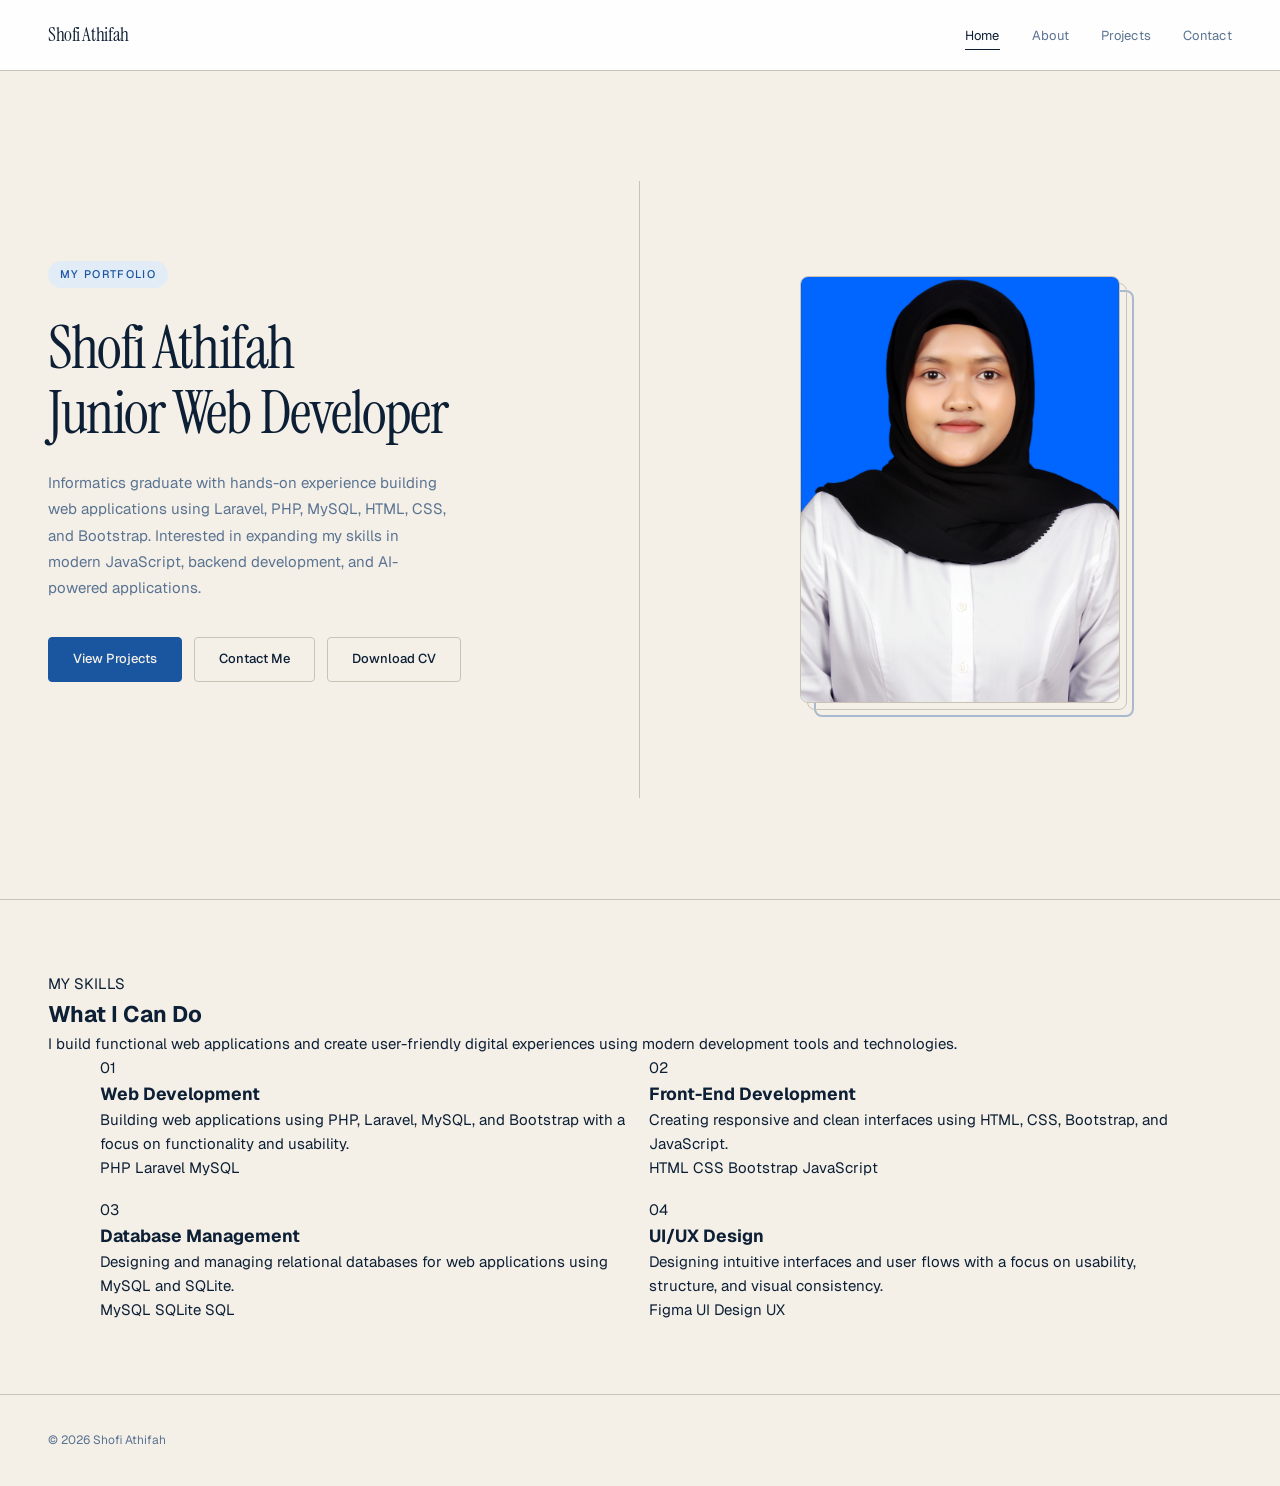
<file: index.html>
<!DOCTYPE html>
<html lang="en">
<head>
  <meta charset="UTF-8">
  <meta name="viewport" content="width=device-width, initial-scale=1.0">
  <title>Shofi Athifah | Junior Web Developer</title>
  <link rel="stylesheet" href="style.css">
</head>

<body>

<!-- =========================
     NAVIGATION
========================= -->

<nav>
  <a href="index.html" class="logo">Shofi Athifah</a>

  <ul class="nav-links">
    <li><a href="index.html">Home</a></li>
    <li><a href="tentang.html">About</a></li>
    <li><a href="portofolio.html">Projects</a></li>
    <li><a href="kontak.html">Contact</a></li>
  </ul>
</nav>


<!-- =========================
     HERO
========================= -->

<section class="hero">

  <div class="hero-left">

    <span class="hero-tag u0">My Portfolio</span>

    <h1 class="u1">
      Shofi Athifah<br>
      Junior Web Developer
    </h1>

    <p class="hero-desc u2">
      Informatics graduate with hands-on experience building web applications
      using Laravel, PHP, MySQL, HTML, CSS, and Bootstrap. Interested in
      expanding my skills in modern JavaScript, backend development, and
      AI-powered applications.
    </p>

    <div class="hero-btns u3">
      <a href="portofolio.html" class="btn btn-dark">
        View Projects
      </a>

      <a href="kontak.html" class="btn btn-ghost">
        Contact Me
      </a>
      <a href="Shofi_Athifah_CV.pdf"
          download="Shofi_Athifah_CV.pdf"
          class="btn btn-ghost">
          Download CV
      </a>
    </div>

  </div>


  <div class="hero-right">

    <div class="photo-frame u1">

      <div class="photo-wrap">

        <img
          src="foto-profil.JPG"
          alt="Shofi Athifah"
          onerror="this.outerHTML='<div class=\'photo-box\'><svg width=52 height=52 viewBox=\'0 0 24 24\' fill=none stroke=\'#5a7391\' stroke-width=1.5><path d=\'M20 21v-2a4 4 0 0 0-4-4H8a4 4 0 0 0-4 4v2\'/><circle cx=12 cy=7 r=4/></svg><p style=\'margin-top:12px;font-size:12px;color:#5a7391\'>foto-profil.jpg</p></div>'"
        >

      </div>

    </div>

  </div>

</section>


<!-- =========================
     SKILLS
========================= -->

<section class="skills-section">

  <div class="skills-header reveal">

    <span class="section-label">
      MY SKILLS
    </span>

    <h2>
      What I Can Do
    </h2>

    <p>
      I build functional web applications and create user-friendly digital
      experiences using modern development tools and technologies.
    </p>

  </div>


  <div class="skills-grid">


    <!-- =====================
         WEB DEVELOPMENT
    ====================== -->

    <div class="skill-card reveal">

      <span class="skill-number">
        01
      </span>

      <h3>
        Web Development
      </h3>

      <p>
        Building web applications using PHP, Laravel, MySQL, and Bootstrap
        with a focus on functionality and usability.
      </p>

      <div class="skill-tags">
        <span>PHP</span>
        <span>Laravel</span>
        <span>MySQL</span>
      </div>

    </div>


    <!-- =====================
         FRONT-END
    ====================== -->

    <div class="skill-card reveal">

      <span class="skill-number">
        02
      </span>

      <h3>
        Front-End Development
      </h3>

      <p>
        Creating responsive and clean interfaces using HTML, CSS, Bootstrap,
        and JavaScript.
      </p>

      <div class="skill-tags">
        <span>HTML</span>
        <span>CSS</span>
        <span>Bootstrap</span>
        <span>JavaScript</span>
      </div>

    </div>


    <!-- =====================
         DATABASE
    ====================== -->

    <div class="skill-card reveal">

      <span class="skill-number">
        03
      </span>

      <h3>
        Database Management
      </h3>

      <p>
        Designing and managing relational databases for web applications
        using MySQL and SQLite.
      </p>

      <div class="skill-tags">
        <span>MySQL</span>
        <span>SQLite</span>
        <span>SQL</span>
      </div>

    </div>


    <!-- =====================
         UI/UX
    ====================== -->

    <div class="skill-card reveal">

      <span class="skill-number">
        04
      </span>

      <h3>
        UI/UX Design
      </h3>

      <p>
        Designing intuitive interfaces and user flows with a focus on
        usability, structure, and visual consistency.
      </p>

      <div class="skill-tags">
        <span>Figma</span>
        <span>UI Design</span>
        <span>UX</span>
      </div>

    </div>

  </div>

</section>


<!-- =========================
     FOOTER
========================= -->

<footer>

  <span>
    © 2026 Shofi Athifah
  </span>

</footer>


<script src="script.js"></script>

</body>
</html>
</file>
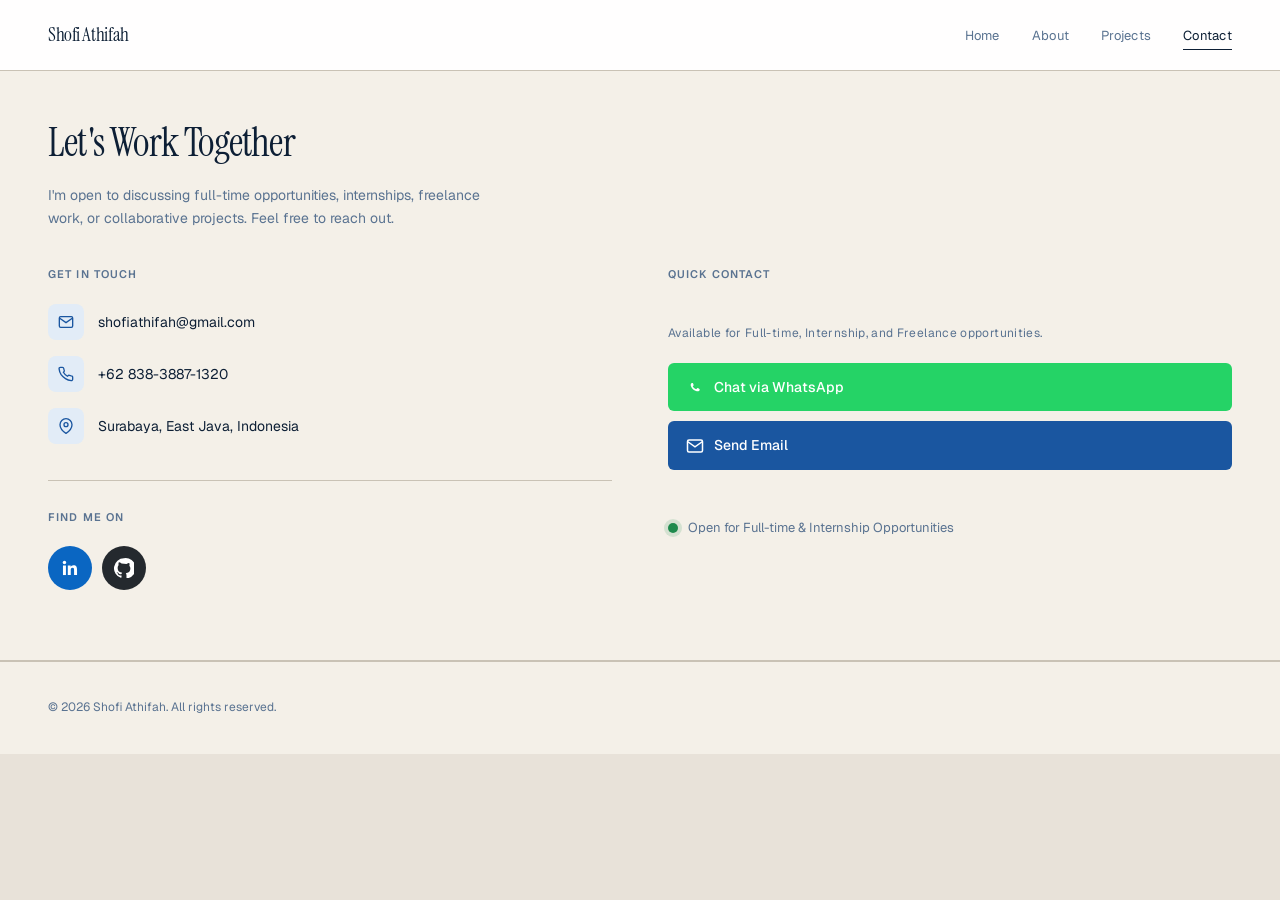
<file: kontak.html>
<!DOCTYPE html>
<html lang="en">
<head>
  <meta charset="UTF-8">
  <meta name="viewport" content="width=device-width, initial-scale=1.0">
  <title>Contact — Shofi Athifah</title>
  <link rel="stylesheet" href="style.css">
</head>
<body>

<!-- NAVIGATION -->

<nav>
  <a href="index.html" class="logo">Shofi Athifah</a>

  <ul class="nav-links">
    <li><a href="index.html">Home</a></li>
    <li><a href="tentang.html">About</a></li>
    <li><a href="portofolio.html">Projects</a></li>
    <li><a href="kontak.html" class="active">Contact</a></li>
  </ul>
</nav>

<!-- CONTACT -->

<div class="kontak-body" style="padding-top:110px;padding-bottom:70px;">

  <h1 class="kontak-title u0">Let's Work Together</h1>

  <p class="kontak-sub u1">
    I'm open to discussing full-time opportunities, internships,
    freelance work, or collaborative projects.
    Feel free to reach out.
  </p>

  <div class="kontak-grid">

    <!-- LEFT -->

    <div class="reveal">

      <p class="col-label">Get in Touch</p>

      <div class="info-list">

        <div class="info-row">
          <div class="info-icon">
            <svg viewBox="0 0 24 24" fill="none" stroke="currentColor" stroke-width="2">
              <path d="M4 4h16c1.1 0 2 .9 2 2v12c0 1.1-.9 2-2 2H4c-1.1 0-2-.9-2-2V6c0-1.1.9-2 2-2z"/>
              <polyline points="22,6 12,13 2,6"/>
            </svg>
          </div>
          <span>shofiathifah@gmail.com</span>
        </div>

        <div class="info-row">
          <div class="info-icon">
            <svg viewBox="0 0 24 24" fill="none" stroke="currentColor" stroke-width="2">
              <path d="M22 16.92v3a2 2 0 0 1-2.18 2A19.79 19.79 0 0 1 11.2 18.85 19.5 19.5 0 0 1 4.69 13a19.79 19.79 0 0 1-3.07-8.67A2 2 0 0 1 3.64 2h3a2 2 0 0 1 2 1.72 12.84 12.84 0 0 0 .7 2.81 2 2 0 0 1-.45 2.11l-.8.8a16 16 0 0 0 6 6l.91-.91a2 2 0 0 1 2.11-.45 12.84 12.84 0 0 0 2.81.7A2 2 0 0 1 22 16.92z"/>
            </svg>
          </div>
          <span>+62 838-3887-1320</span>
        </div>

        <div class="info-row">
          <div class="info-icon">
            <svg viewBox="0 0 24 24" fill="none" stroke="currentColor" stroke-width="2">
              <path d="M21 10c0 7-9 13-9 13S3 17 3 10a9 9 0 0 1 18 0z"/>
              <circle cx="12" cy="10" r="3"/>
            </svg>
          </div>
          <span>Surabaya, East Java, Indonesia</span>
        </div>

      </div>

      <hr class="divider" style="margin:28px 0;">

      <p class="col-label">Find Me On</p>

      <div class="social-icons-row">

        <!-- LinkedIn -->

        <a href="https://www.linkedin.com/in/shofiathifah"
           target="_blank"
           rel="noopener"
           class="soc-icon soc-li"
           title="LinkedIn">

          <svg viewBox="0 0 24 24" fill="currentColor">
            <path d="M20.447 20.452h-3.554v-5.569c0-1.328-.027-3.037-1.852-3.037-1.853 0-2.136 1.445-2.136 2.939v5.667H9.351V9h3.414v1.561h.046c.477-.9 1.637-1.85 3.37-1.85 3.601 0 4.267 2.37 4.267 5.455v6.286z"/>
            <path d="M7.119 20.452H3.555V9h3.564z"/>
            <circle cx="5.337" cy="5.368" r="2.063"/>
          </svg>

        </a>

        <!-- GitHub -->

        <a href="https://github.com/Shofi13"
           target="_blank"
           rel="noopener"
           class="soc-icon soc-gh"
           title="GitHub">

          <svg viewBox="0 0 24 24" fill="currentColor">
            <path d="M12 .297a12 12 0 0 0-3.79 23.39c.6.111.82-.26.82-.577v-2.257c-3.338.726-4.042-1.416-4.042-1.416-.546-1.387-1.334-1.756-1.334-1.756-1.09-.745.084-.729.084-.729 1.205.084 1.84 1.237 1.84 1.237 1.07 1.834 2.807 1.304 3.492.997.108-.775.419-1.305.763-1.604-2.665-.304-5.467-1.334-5.467-5.931 0-1.311.469-2.381 1.236-3.221-.124-.304-.535-1.524.117-3.176 0 0 1.008-.322 3.301 1.23A11.5 11.5 0 0 1 12 6.844a11.5 11.5 0 0 1 3.003.404c2.291-1.552 3.297-1.23 3.297-1.23.653 1.653.242 2.874.118 3.176.769.84 1.235 1.911 1.235 3.221 0 4.609-2.807 5.624-5.479 5.921.43.372.823 1.102.823 2.222v3.293c0 .319.192.694.801.576A12 12 0 0 0 12 .297z"/>
          </svg>

        </a>

      </div>

    </div>

    <!-- RIGHT -->

    <div class="col-right reveal">

      <p class="col-label">Quick Contact</p>

      <p class="respons-note">
        Available for Full-time, Internship, and Freelance opportunities.
      </p>

      <div class="action-btns">

        <a href="https://wa.me/6283838871320?text=Hi%20Shofi,%20I%20found%20your%20portfolio%20and%20I'd%20like%20to%20discuss%20an%20opportunity."
           target="_blank"
           rel="noopener"
           class="action-btn btn-wa">

          <svg viewBox="0 0 24 24" fill="currentColor">
            <path d="M17.472 14.382c-.297-.149-1.758-.867-2.03-.967-.273-.099-.471-.148-.67.15-.197.297-.767.966-.94 1.164-.173.199-.347.223-.644.075-.297-.15-1.255-.463-2.39-1.475-.883-.788-1.48-1.761-1.653-2.059-.173-.297-.018-.458.13-.606l.8-.8c.199-.198.248-.372.149-.57l-.916-2.207c-.242-.579-.487-.5-.669-.51h-.57c-.198 0-.52.074-.792.372-.272.297-1.04 1.016-1.04 2.479 0 1.462 1.065 2.875 1.213 3.074.149.198 2.096 3.2 5.077 4.487.709.306 1.262.489 1.694.625.712.227 1.36.195 1.871.118.571-.085 1.758-.719 2.006-1.413.248-.694.248-1.289.173-1.413-.074-.124-.272-.198-.57-.347"/>
          </svg>

          Chat via WhatsApp

        </a>

        <a href="mailto:shofiathifah@gmail.com"
           class="action-btn btn-email">

          <svg viewBox="0 0 24 24" fill="none" stroke="currentColor" stroke-width="2">
            <path d="M4 4h16c1.1 0 2 .9 2 2v12c0 1.1-.9 2-2 2H4c-1.1 0-2-.9-2-2V6c0-1.1.9-2 2-2z"/>
            <polyline points="22,6 12,13 2,6"/>
          </svg>

          Send Email

        </a>

      </div>

      <!-- Availability -->

      <div class="availability">
        <span class="status-dot"></span>
        <span>Open for Full-time & Internship Opportunities</span>
      </div>

    </div>

  </div>

</div>

<footer>
  <span>© 2026 Shofi Athifah. All rights reserved.</span>
</footer>

<script src="script.js"></script>

</body>
</html>
</file>
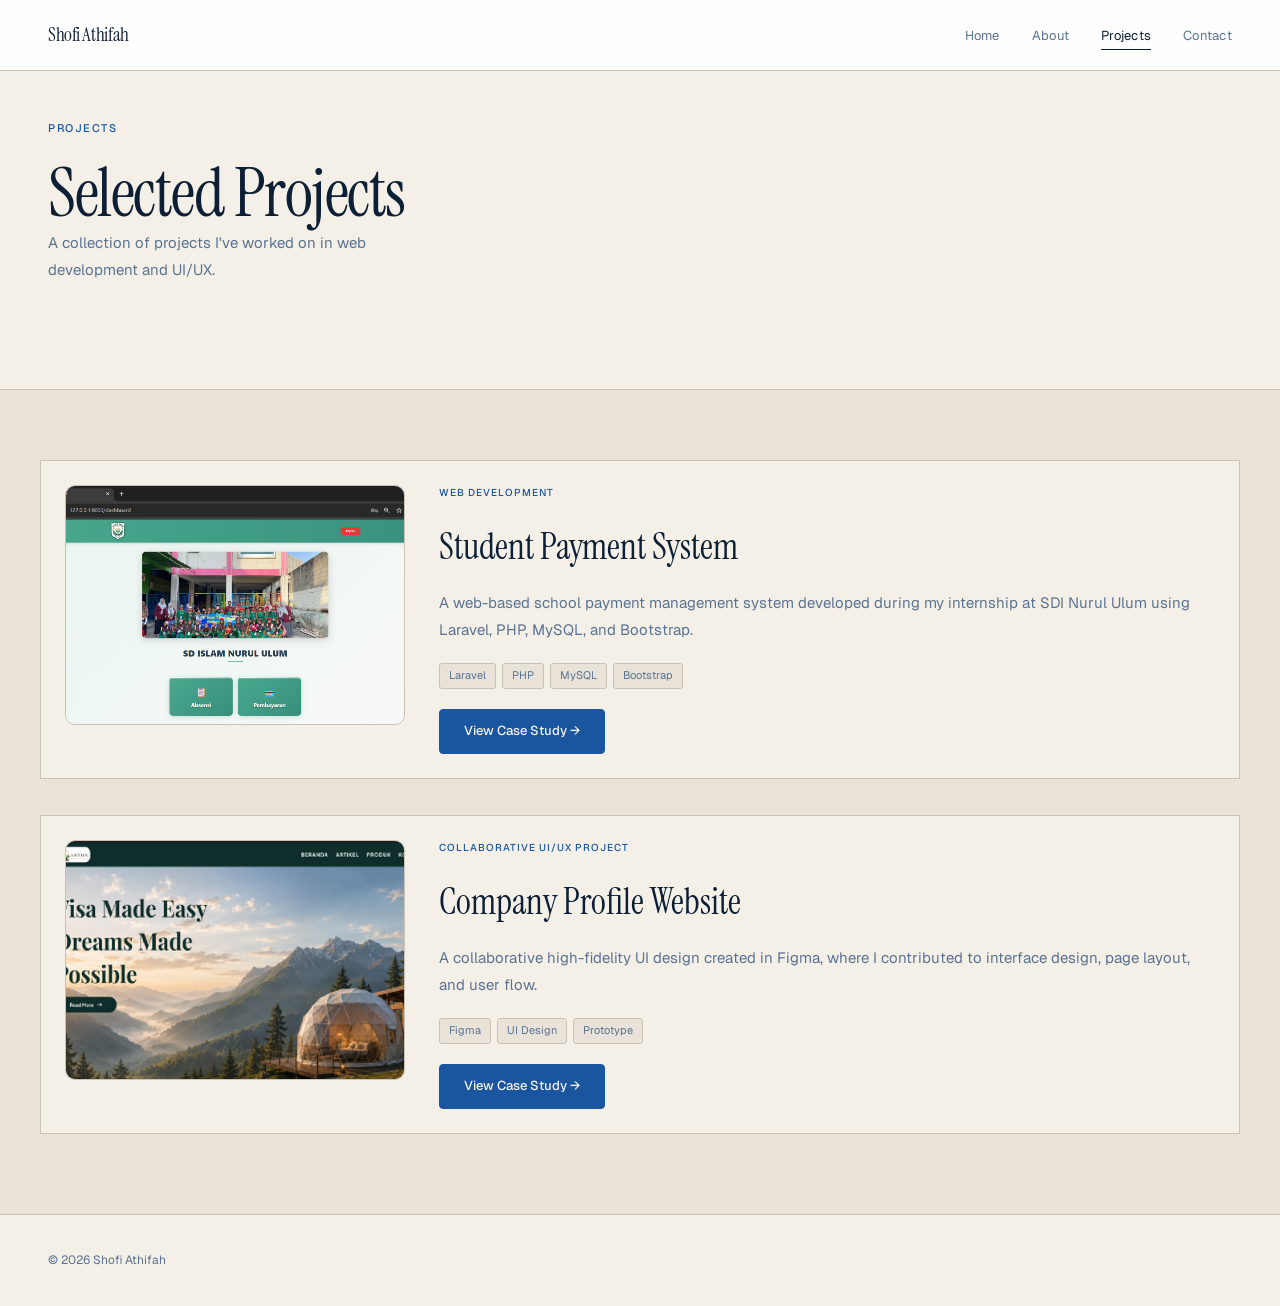
<file: portofolio.html>
<!DOCTYPE html>
<html lang="en">
<head>
  <meta charset="UTF-8">
  <meta name="viewport" content="width=device-width, initial-scale=1.0">
  <title>Projects — Shofi Athifah</title>
  <link rel="stylesheet" href="style.css">
</head>

<body>

<!-- =========================
     NAVIGATION
========================= -->

<nav>
  <a href="index.html" class="logo">Shofi Athifah</a>

  <ul class="nav-links">
    <li><a href="index.html">Home</a></li>
    <li><a href="tentang.html">About</a></li>
    <li><a href="portofolio.html" class="active">Projects</a></li>
    <li><a href="kontak.html">Contact</a></li>
  </ul>
</nav>

<!-- =========================
     HEADER
========================= -->

<section class="page-top">

  <span class="eyebrow">PROJECTS</span>

  <h1>Selected Projects</h1>

  <p class="hero-desc">
    A collection of projects I've worked on in web development and UI/UX.
  </p>

</section>

<!-- =========================
     PROJECT LIST
========================= -->

<section class="projects-showcase wrap">

  <!-- PROJECT 01 -->

  <div class="project-card reveal">

    <img src="sdi.png" alt="Student Payment System">

    <div class="project-content">

      <span class="proj-cat">WEB DEVELOPMENT</span>

      <h2>Student Payment System</h2>

      <p>
        A web-based school payment management system developed during my
        internship at SDI Nurul Ulum using Laravel, PHP, MySQL, and Bootstrap.
      </p>

      <div class="proj-tags">
        <span class="proj-tag">Laravel</span>
        <span class="proj-tag">PHP</span>
        <span class="proj-tag">MySQL</span>
        <span class="proj-tag">Bootstrap</span>
      </div>

      <a href="project-sdi.html" class="btn btn-dark">
        View Case Study →
      </a>

    </div>

  </div>

  <!-- PROJECT 02 -->

  <div class="project-card reveal">

    <img src="UIUX.png" alt="Company Profile">

    <div class="project-content">

      <span class="proj-cat">COLLABORATIVE UI/UX PROJECT</span>

      <h2>Company Profile Website</h2>

      <p>
        A collaborative high-fidelity UI design created in Figma, where I
        contributed to interface design, page layout, and user flow.
      </p>

      <div class="proj-tags">
        <span class="proj-tag">Figma</span>
        <span class="proj-tag">UI Design</span>
        <span class="proj-tag">Prototype</span>
      </div>

      <a href="project-company-profile.html" class="btn btn-dark">
        View Case Study →
      </a>

    </div>

  </div>

</section>

<!-- =========================
     FOOTER
========================= -->

<footer>
  <span>© 2026 Shofi Athifah</span>
</footer>

<script src="script.js"></script>

</body>
</html>
</file>
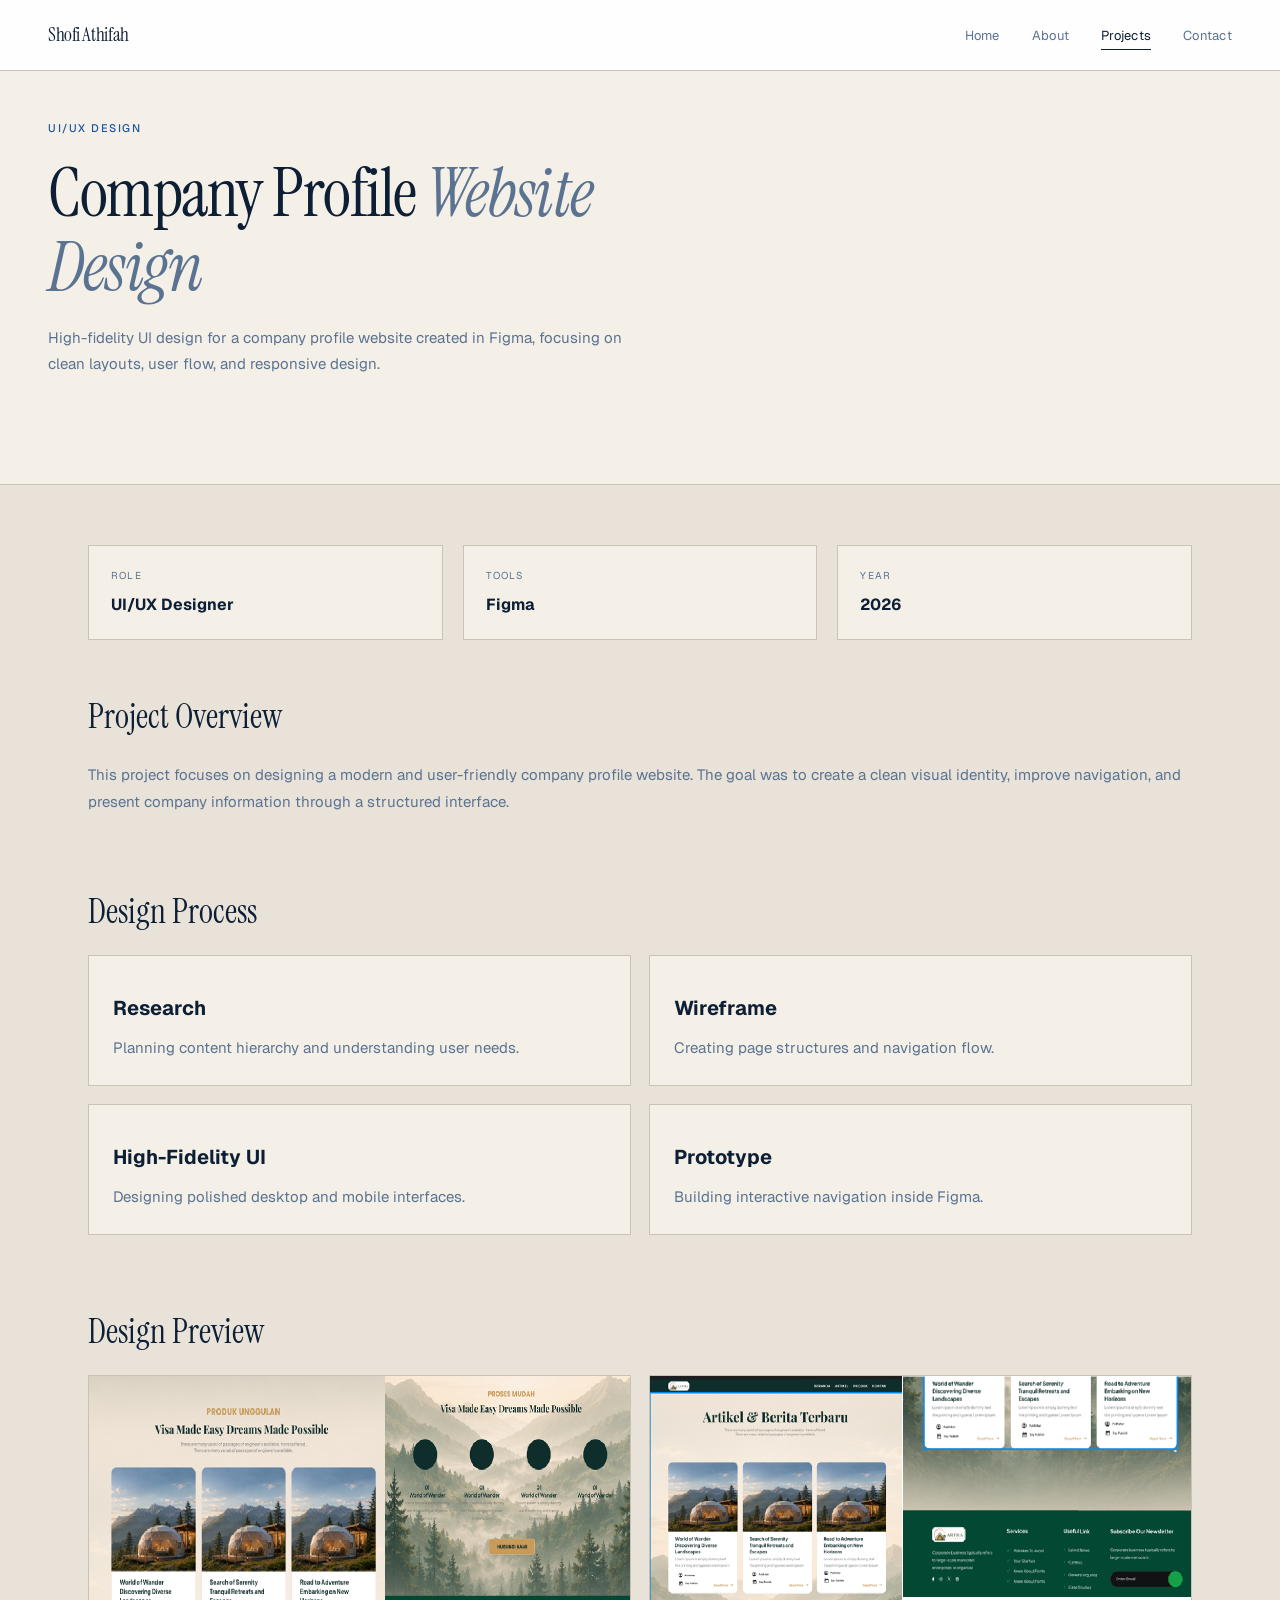
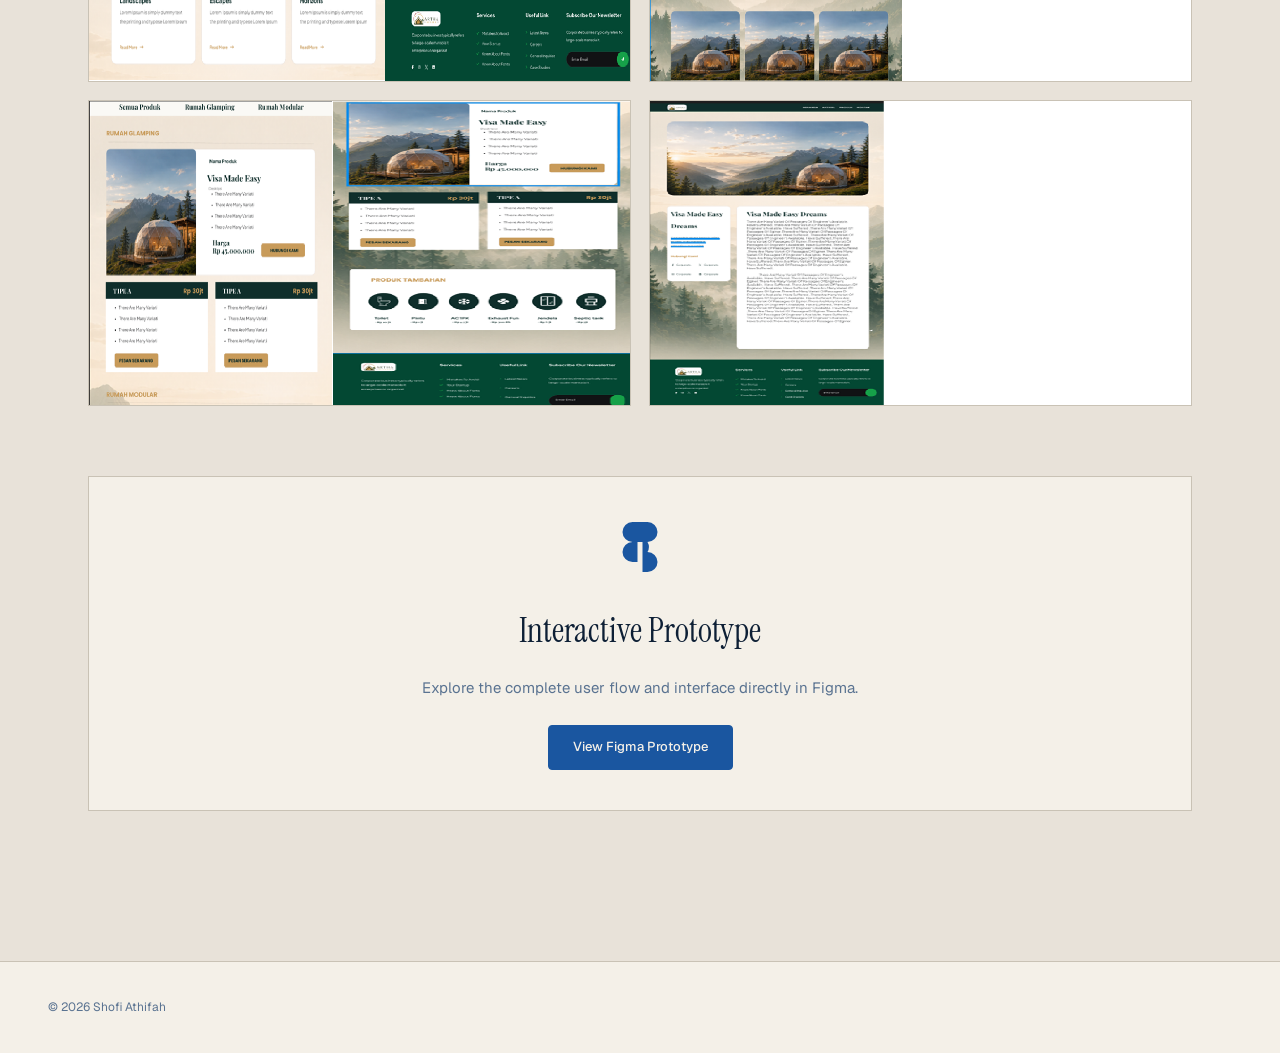
<file: project-company-profile.html>
<!DOCTYPE html>
<html lang="en">
<head>
<meta charset="UTF-8">
<meta name="viewport" content="width=device-width, initial-scale=1.0">
<title>Company Profile — UI/UX Design</title>
<link rel="stylesheet" href="style.css">
</head>

<body>

<nav>
  <a href="index.html" class="logo">Shofi Athifah</a>
  <ul class="nav-links">
    <li><a href="index.html">Home</a></li>
    <li><a href="tentang.html">About</a></li>
    <li><a href="portofolio.html" class="active">Projects</a></li>
    <li><a href="kontak.html">Contact</a></li>
  </ul>
</nav>

<section class="page-top">
  <span class="eyebrow">UI/UX DESIGN</span>

  <h1>
    Company Profile <em>Website Design</em>
  </h1>

  <p class="hero-desc" style="max-width:600px;margin-top:20px;">
    High-fidelity UI design for a company profile website created in Figma,
    focusing on clean layouts, user flow, and responsive design.
  </p>
</section>

<section class="wrap" style="padding-top:60px;padding-bottom:80px;">

  <!-- Project Info -->

  <div class="project-info">

    <div class="info-box">
      <span>Role</span>
      <strong>UI/UX Designer</strong>
    </div>

    <div class="info-box">
      <span>Tools</span>
      <strong>Figma</strong>
    </div>

    <div class="info-box">
      <span>Year</span>
      <strong>2026</strong>
    </div>

  </div>

  <!-- Overview -->

  <div class="case-section">

    <h2>Project Overview</h2>

    <p>
      This project focuses on designing a modern and user-friendly company
      profile website. The goal was to create a clean visual identity,
      improve navigation, and present company information through a
      structured interface.
    </p>

  </div>

  <!-- Design Process -->

  <div class="case-section">

    <h2>Design Process</h2>

    <div class="process-grid">

      <div class="process-card">
        <h3>Research</h3>
        <p>Planning content hierarchy and understanding user needs.</p>
      </div>

      <div class="process-card">
        <h3>Wireframe</h3>
        <p>Creating page structures and navigation flow.</p>
      </div>

      <div class="process-card">
        <h3>High-Fidelity UI</h3>
        <p>Designing polished desktop and mobile interfaces.</p>
      </div>

      <div class="process-card">
        <h3>Prototype</h3>
        <p>Building interactive navigation inside Figma.</p>
      </div>

    </div>

  </div>

  <!-- Preview -->

  <div class="case-section">

    <h2>Design Preview</h2>

    <div class="preview-grid">

      <img src="company-home.png" alt="Homepage"
           onerror="this.style.minHeight='220px';this.style.background='#eef3f9';">

      <img src="company-artikel.png" alt="Article Page"
           onerror="this.style.minHeight='220px';this.style.background='#eef3f9';">

      <img src="company-product.png" alt="Product Page"
           onerror="this.style.minHeight='220px';this.style.background='#eef3f9';">

      <img src="company-contact.png" alt="Contact Page"
           onerror="this.style.minHeight='220px';this.style.background='#eef3f9';">

    </div>

  </div>

  <!-- Prototype Button -->

  <div class="case-section">

    <div class="figma-box">

      <svg viewBox="0 0 24 24" fill="currentColor">
        <path d="M15 2H9a4 4 0 100 8h6a4 4 0 100-8zM9 10a4 4 0 100 8h2v-8H9zm6 0h-2v12h2a4 4 0 000-8 4 4 0 000-4z"/>
      </svg>

      <h2>Interactive Prototype</h2>

      <p style="margin-bottom:24px;">
        Explore the complete user flow and interface directly in Figma.
      </p>

      <a href="https://www.figma.com/proto/sgbNoL98If89SeFa92jytm/Glamping?node-id=42-7&p=f&t=wEHOKUqNz5YSEirG-1&scaling=scale-down&content-scaling=fixed&page-id=0%3A1&starting-point-node-id=1%3A431"
         target="_blank"
         class="btn btn-dark">
        View Figma Prototype
      </a>

    </div>

  </div>

</section>

<footer>
  <span>© 2026 Shofi Athifah</span>
</footer>

<script src="script.js"></script>

</body>
</html>
</file>
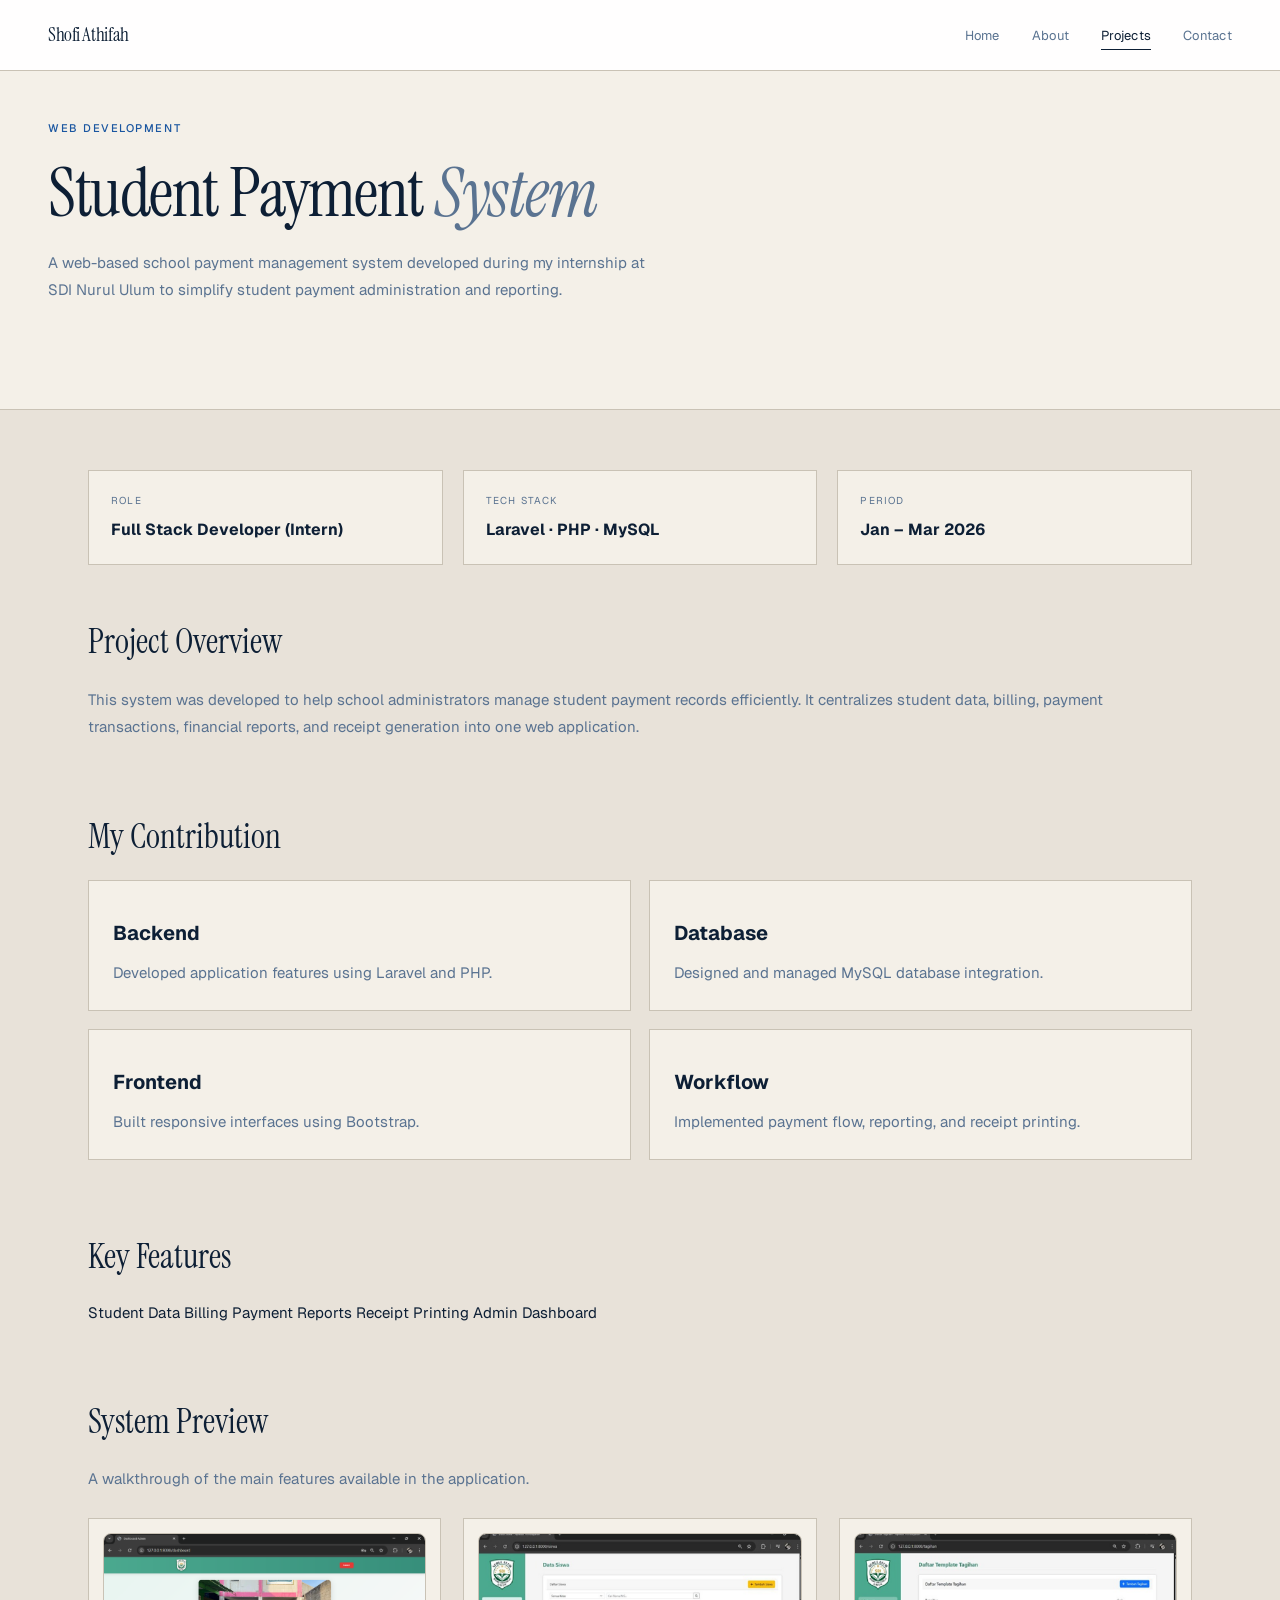
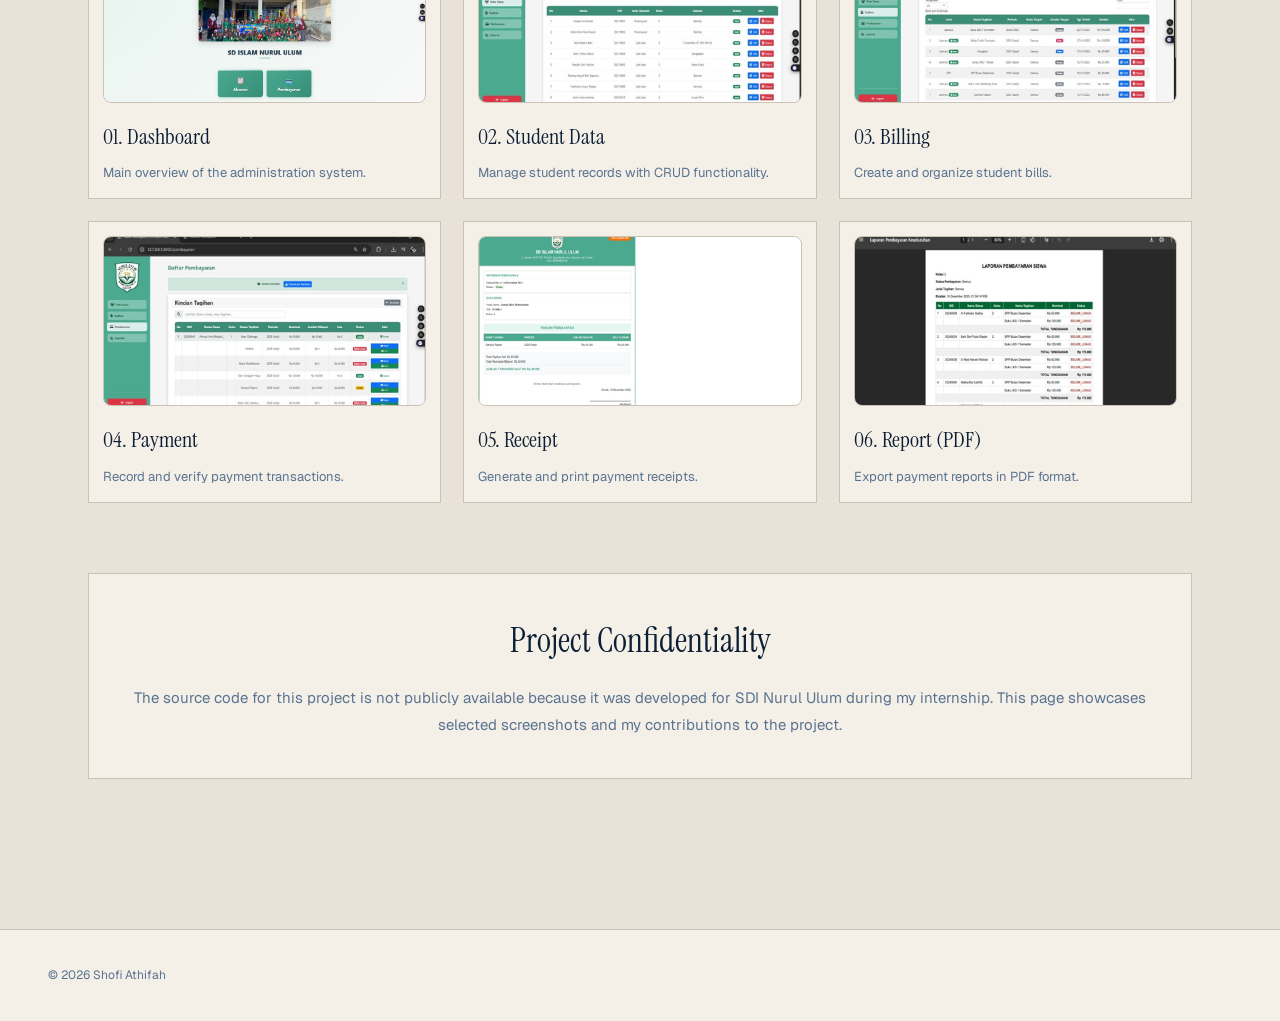
<file: project-sdi.html>
<!DOCTYPE html>
<html lang="en">
<head>
<meta charset="UTF-8">
<meta name="viewport" content="width=device-width, initial-scale=1.0">
<title>Student Payment System — Shofi Athifah</title>
<link rel="stylesheet" href="style.css">
</head>

<body>

<nav>
  <a href="index.html" class="logo">Shofi Athifah</a>
  <ul class="nav-links">
    <li><a href="index.html">Home</a></li>
    <li><a href="tentang.html">About</a></li>
    <li><a href="portofolio.html" class="active">Projects</a></li>
    <li><a href="kontak.html">Contact</a></li>
  </ul>
</nav>

<section class="page-top">
  <span class="eyebrow">WEB DEVELOPMENT</span>

  <h1>
    Student Payment <em>System</em>
  </h1>

  <p class="hero-desc" style="max-width:620px;margin-top:20px;">
    A web-based school payment management system developed during my internship
    at SDI Nurul Ulum to simplify student payment administration and reporting.
  </p>
</section>

<section class="wrap" style="padding-top:60px;padding-bottom:80px;">

  <!-- Project Info -->

  <div class="project-info">

    <div class="info-box">
      <span>Role</span>
      <strong>Full Stack Developer (Intern)</strong>
    </div>

    <div class="info-box">
      <span>Tech Stack</span>
      <strong>Laravel · PHP · MySQL</strong>
    </div>

    <div class="info-box">
      <span>Period</span>
      <strong>Jan – Mar 2026</strong>
    </div>

  </div>

  <!-- Overview -->

  <div class="case-section">

    <h2>Project Overview</h2>

    <p>
      This system was developed to help school administrators manage student
      payment records efficiently. It centralizes student data, billing,
      payment transactions, financial reports, and receipt generation into
      one web application.
    </p>

  </div>

  <!-- My Contribution -->

  <div class="case-section">

    <h2>My Contribution</h2>

    <div class="process-grid">

      <div class="process-card">
        <h3>Backend</h3>
        <p>Developed application features using Laravel and PHP.</p>
      </div>

      <div class="process-card">
        <h3>Database</h3>
        <p>Designed and managed MySQL database integration.</p>
      </div>

      <div class="process-card">
        <h3>Frontend</h3>
        <p>Built responsive interfaces using Bootstrap.</p>
      </div>

      <div class="process-card">
        <h3>Workflow</h3>
        <p>Implemented payment flow, reporting, and receipt printing.</p>
      </div>

    </div>

  </div>

  <!-- Features -->

  <div class="case-section">

    <h2>Key Features</h2>

    <div class="skill-tags" style="margin-top:16px;">
      <span>Student Data</span>
      <span>Billing</span>
      <span>Payment</span>
      <span>Reports</span>
      <span>Receipt Printing</span>
      <span>Admin Dashboard</span>
    </div>

  </div>

<!-- System Preview -->

<div class="case-section">

  <h2>System Preview</h2>

  <p style="margin-bottom:26px;">
    A walkthrough of the main features available in the application.
  </p>

  <div class="feature-grid">

    <div class="feature-card">
      <img src="sdi.png" alt="Dashboard">
      <h4>01. Dashboard</h4>
      <p>Main overview of the administration system.</p>
    </div>

    <div class="feature-card">
      <img src="sdi-student.png" alt="Student Data">
      <h4>02. Student Data</h4>
      <p>Manage student records with CRUD functionality.</p>
    </div>

    <div class="feature-card">
      <img src="sdi-billing.png" alt="Billing">
      <h4>03. Billing</h4>
      <p>Create and organize student bills.</p>
    </div>

    <div class="feature-card">
      <img src="sdi-payment.png" alt="Payment">
      <h4>04. Payment</h4>
      <p>Record and verify payment transactions.</p>
    </div>

    <div class="feature-card">
      <img src="sdi-receipt.png" alt="Receipt">
      <h4>05. Receipt</h4>
      <p>Generate and print payment receipts.</p>
    </div>

    <div class="feature-card">
      <img src="sdi-report-pdf.png" alt="Report PDF">
      <h4>06. Report (PDF)</h4>
      <p>Export payment reports in PDF format.</p>
    </div>

  </div>

</div>

  <!-- Confidential -->

  <div class="case-section">

    <div class="figma-box">

      <h2>Project Confidentiality</h2>

      <p>
        The source code for this project is not publicly available because it
        was developed for SDI Nurul Ulum during my internship. This page
        showcases selected screenshots and my contributions to the project.
      </p>

    </div>

  </div>

</section>

<footer>
  <span>© 2026 Shofi Athifah</span>
</footer>

<script src="script.js"></script>

</body>
</html>
</file>
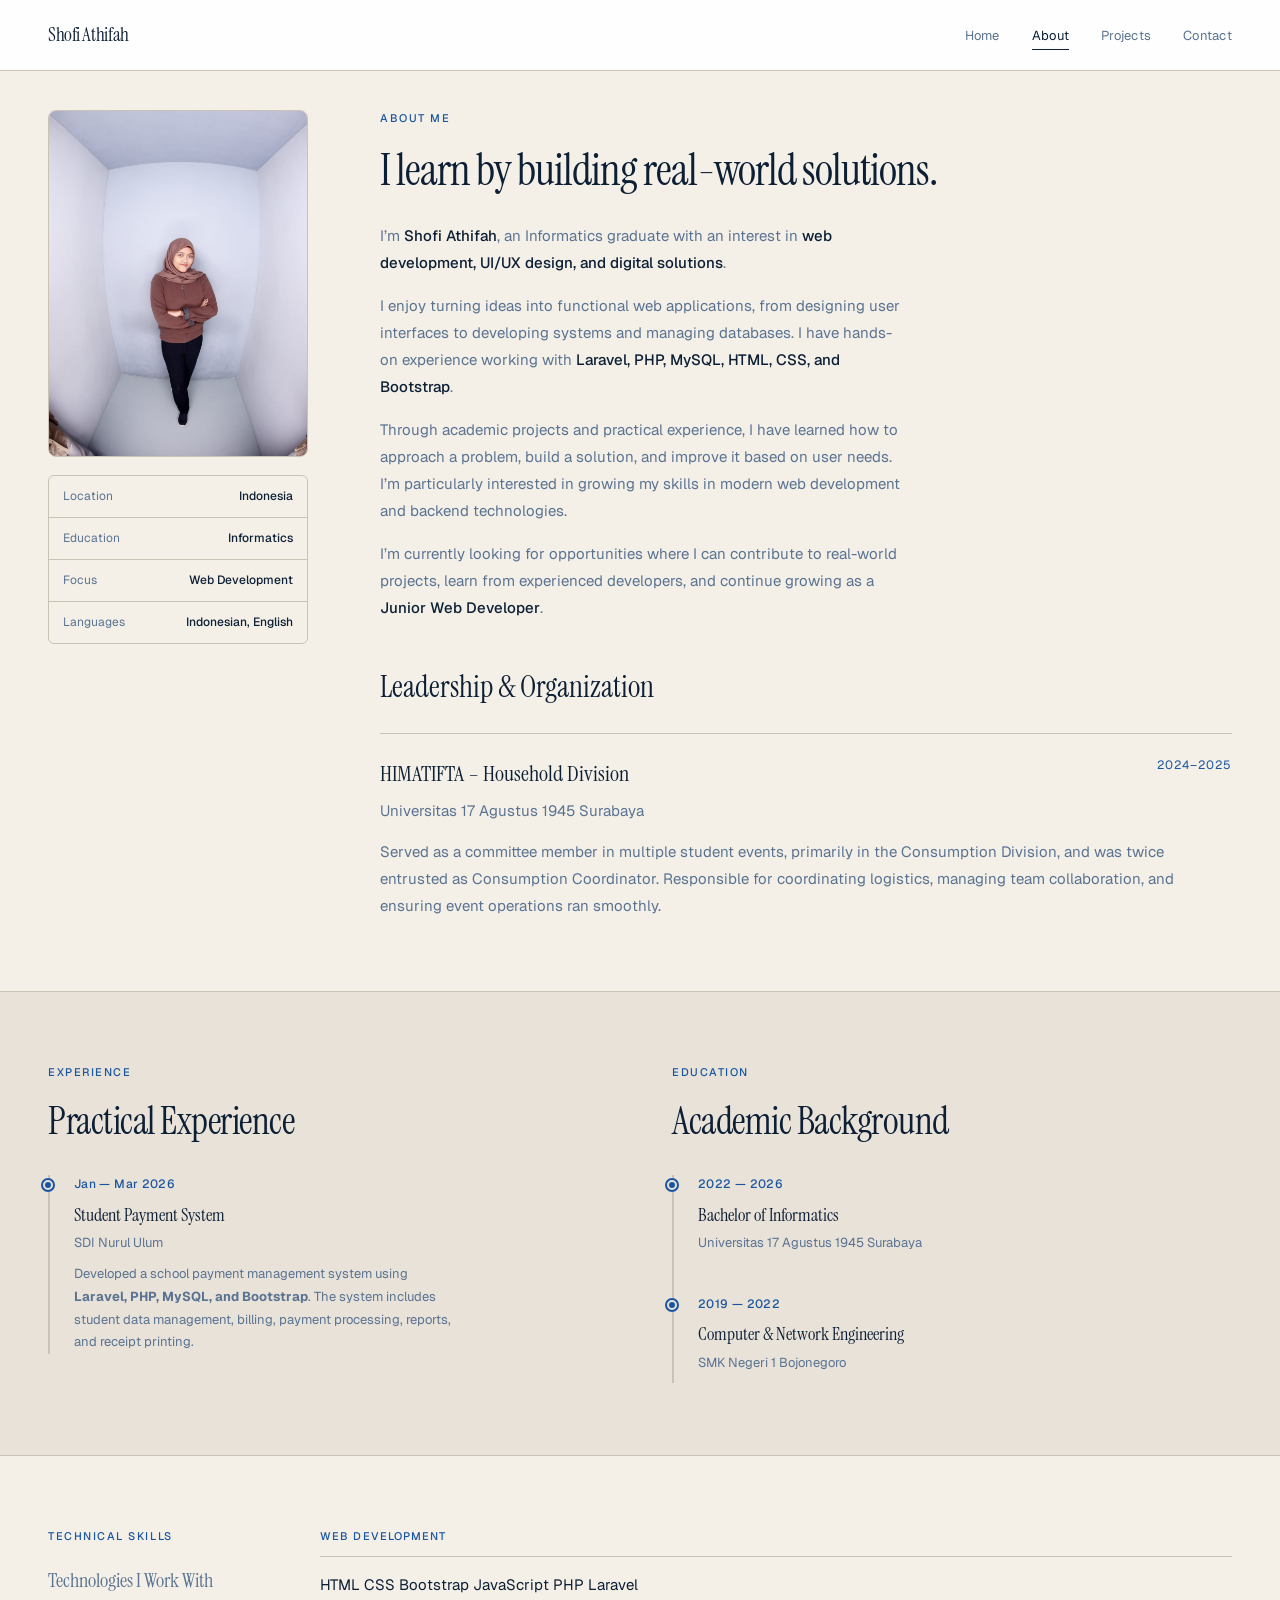
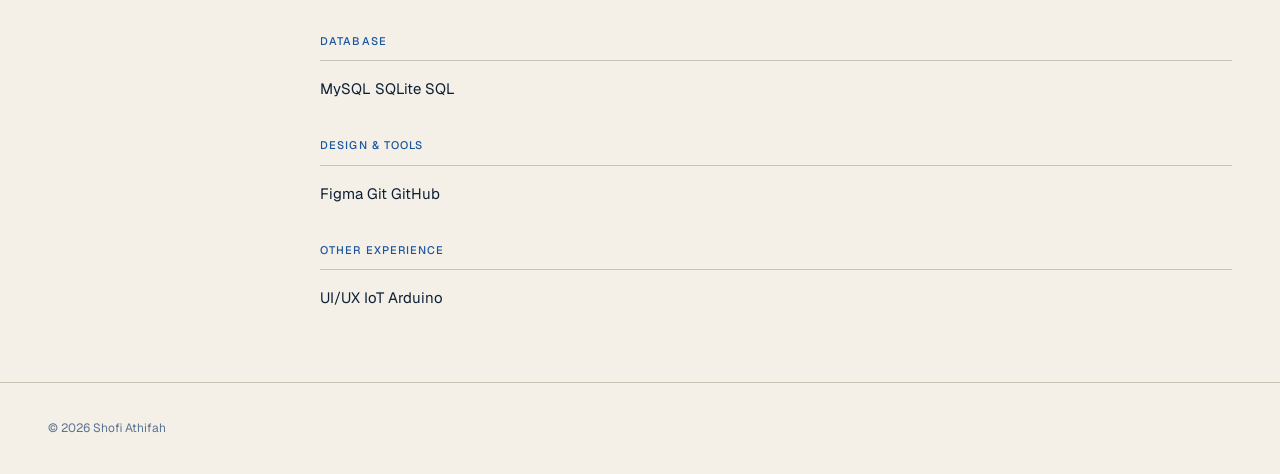
<file: tentang.html>
<!DOCTYPE html>
<html lang="en">
<head>
  <meta charset="UTF-8">
  <meta name="viewport" content="width=device-width, initial-scale=1.0">

  <title>About — Shofi Athifah</title>

  <link rel="stylesheet" href="style.css">
</head>

<body>

<!-- =========================
     NAVIGATION
========================= -->

<nav>

  <a href="index.html" class="logo">
    Shofi Athifah
  </a>

  <ul class="nav-links">

    <li>
      <a href="index.html">Home</a>
    </li>

    <li>
      <a href="tentang.html">About</a>
    </li>

    <li>
      <a href="portofolio.html">Projects</a>
    </li>

    <li>
      <a href="kontak.html">Contact</a>
    </li>

  </ul>

</nav>


<!-- =========================
     ABOUT INTRO
========================= -->

<div class="about-grid" style="padding-top: 110px;">

  <!-- PHOTO -->

  <div class="about-photo reveal">

    <img
      src="aku.jpg"
      alt="Shofi Athifah"
      onerror="this.outerHTML='<div class=\'photo-box\'><svg width=44 height=44 viewBox=\'0 0 24 24\' fill=none stroke=\'#5a7391\' stroke-width=1.5><path d=\'M20 21v-2a4 4 0 0 0-4-4H8a4 4 0 0 0-4 4v2\'/><circle cx=12 cy=7 r=4/></svg></div>'"
    >

    <div class="about-meta">

      <div class="meta-row">
        <span class="meta-key">Location</span>
        <span class="meta-val">Indonesia</span>
      </div>

      <div class="meta-row">
        <span class="meta-key">Education</span>
        <span class="meta-val">Informatics</span>
      </div>

      <div class="meta-row">
        <span class="meta-key">Focus</span>
        <span class="meta-val">Web Development</span>
      </div>

      <div class="meta-row">
        <span class="meta-key">Languages</span>
        <span class="meta-val">Indonesian, English</span>
      </div>

    </div>

  </div>


  <!-- ABOUT CONTENT -->

  <div class="about-content reveal">

    <span class="eyebrow">
      ABOUT ME
    </span>

    <h2>
      I learn by building real-world solutions.
    </h2>

    <div class="about-body">

      <p>
        I’m <strong>Shofi Athifah</strong>, an Informatics graduate with an
        interest in <strong>web development, UI/UX design, and digital
        solutions</strong>.
      </p>

      <p>
        I enjoy turning ideas into functional web applications, from
        designing user interfaces to developing systems and managing
        databases. I have hands-on experience working with
        <strong>Laravel, PHP, MySQL, HTML, CSS, and Bootstrap</strong>.
      </p>

      <p>
        Through academic projects and practical experience, I have learned
        how to approach a problem, build a solution, and improve it based
        on user needs. I’m particularly interested in growing my skills
        in modern web development and backend technologies.
      </p>

      <p>
        I’m currently looking for opportunities where I can contribute to
        real-world projects, learn from experienced developers, and continue
        growing as a <strong>Junior Web Developer</strong>.
      </p>

    </div>
       <!-- LEADERSHIP & ORGANIZATION -->

<div class="about-org reveal">

  <h3>Leadership & Organization</h3>

  <div class="org-card">

    <div class="org-head">

      <div>
        <h4>HIMATIFTA – Household Division</h4>
        <p class="org-place">
          Universitas 17 Agustus 1945 Surabaya
        </p>
      </div>

      <span class="org-year">2024–2025</span>

    </div>

    <p>
      Served as a committee member in multiple student events, primarily in the
      Consumption Division, and was twice entrusted as Consumption Coordinator.
      Responsible for coordinating logistics, managing team collaboration, and
      ensuring event operations ran smoothly.
    </p>

  </div>

</div>
  </div>
  
</div>
 

<!-- =========================
     EXPERIENCE & EDUCATION
========================= -->

<section class="tl-section">

  <div class="tl-two-col reveal">


    <!-- EXPERIENCE -->

    <div>

      <span class="eyebrow">
        EXPERIENCE
      </span>

      <h3 class="tl-col-title">
        Practical Experience
      </h3>

      <div class="tl-items">

        <div class="tl-item">

          <div class="tl-dot"></div>

          <div class="tl-body">

            <span class="tl-year">
              Jan — Mar 2026
            </span>

            <h4>
              Student Payment System
            </h4>

            <p class="tl-place">
              SDI Nurul Ulum
            </p>

            <p>
              Developed a school payment management system using
              <strong>Laravel, PHP, MySQL, and Bootstrap</strong>.
              The system includes student data management, billing,
              payment processing, reports, and receipt printing.
            </p>

          </div>

        </div>

      </div>

    </div>


    <!-- EDUCATION -->

    <div>

      <span class="eyebrow">
        EDUCATION
      </span>

      <h3 class="tl-col-title">
        Academic Background
      </h3>

      <div class="tl-items">

        <div class="tl-item">

          <div class="tl-dot"></div>

          <div class="tl-body">

            <span class="tl-year">
              2022 — 2026
            </span>

            <h4>
              Bachelor of Informatics
            </h4>

            <p class="tl-place">
              Universitas 17 Agustus 1945 Surabaya
            </p>

          </div>

        </div>


        <div class="tl-item">

          <div class="tl-dot"></div>

          <div class="tl-body">

            <span class="tl-year">
              2019 — 2022
            </span>

            <h4>
              Computer & Network Engineering
            </h4>

            <p class="tl-place">
              SMK Negeri 1 Bojonegoro
            </p>

          </div>

        </div>

      </div>

    </div>

  </div>

</section>


<!-- =========================
     TECHNICAL SKILLS
========================= -->

<section class="skills-section">

  <div class="skills-layout">

    <div>

      <span class="eyebrow">
        TECHNICAL SKILLS
      </span>

      <h3>
        Technologies I Work With
      </h3>

    </div>


    <div class="skill-groups">


      <!-- WEB DEVELOPMENT -->

      <div class="skill-group reveal">

        <h4>
          Web Development
        </h4>

        <div class="skill-tags">

          <span>HTML</span>
          <span>CSS</span>
          <span>Bootstrap</span>
          <span>JavaScript</span>
          <span>PHP</span>
          <span>Laravel</span>

        </div>

      </div>


      <!-- DATABASE -->

      <div class="skill-group reveal">

        <h4>
          Database
        </h4>

        <div class="skill-tags">

          <span>MySQL</span>
          <span>SQLite</span>
          <span>SQL</span>

        </div>

      </div>


      <!-- DESIGN & TOOLS -->

      <div class="skill-group reveal">

        <h4>
          Design & Tools
        </h4>

        <div class="skill-tags">

          <span>Figma</span>
          <span>Git</span>
          <span>GitHub</span>

        </div>

      </div>


      <!-- OTHER -->

      <div class="skill-group reveal">

        <h4>
          Other Experience
        </h4>

        <div class="skill-tags">

          <span>UI/UX</span>
          <span>IoT</span>
          <span>Arduino</span>

        </div>

      </div>

    </div>

  </div>

</section>


<!-- =========================
     FOOTER
========================= -->

<footer>

  <span>
    © 2026 Shofi Athifah
  </span>

</footer>


<script src="script.js"></script>

</body>
</html>
</file>
<file: style.css>
@import url('https://fonts.googleapis.com/css2?family=Instrument+Serif:ital@0;1&family=Geist:wght@300;400;500&display=swap');

*, *::before, *::after { box-sizing: border-box; margin: 0; padding: 0; }

:root {
  --bg:    #e8e2d9;
  --white: #f4f0e8;
  --ink:   #0d1f35;
  --soft:  #5a7391;
  --line:  #c9c2b5;
  --blue:  #1a56a0;
  --blue-light: #e2ecf7;
  --serif: 'Instrument Serif', Georgia, serif;
  --sans:  'Geist', system-ui, sans-serif;
}

html { scroll-behavior: smooth; }

body {
  font-family: var(--sans);
  background: var(--bg);
  color: var(--ink);
  font-size: 15px;
  line-height: 1.6;
  -webkit-font-smoothing: antialiased;
}

a { color: inherit; text-decoration: none; }
img { display: block; max-width: 100%; }

/* NAV */
nav {
  position: fixed; top: 0; left: 0; right: 0; z-index: 99;
  display: flex; justify-content: space-between; align-items: center;
  padding: 20px 48px;
  background: rgba(255,255,255,0.93);
  backdrop-filter: blur(12px);
  border-bottom: 1px solid var(--line);
}

.logo {
  font-family: var(--serif);
  font-size: 19px;
  letter-spacing: -0.3px;
  color: var(--ink);
}

.nav-links { display: flex; gap: 32px; list-style: none; }

.nav-links a {
  font-size: 13px; font-weight: 400;
  color: var(--soft); letter-spacing: 0.02em;
  transition: color 0.2s;
}
.nav-links a:hover, .nav-links a.active { color: var(--blue); }

/* PHOTO FRAME */
.photo-frame {
  position: relative;
  width: 100%; max-width: 320px;
}

.photo-frame::before {
  content: '';
  position: absolute;
  top: 14px; left: 14px;
  right: -14px; bottom: -14px;
  border: 2px solid var(--blue);
  border-radius: 8px;
  z-index: 0;
  opacity: 0.35;
}

.photo-frame::after {
  content: '';
  position: absolute;
  top: 7px; left: 7px;
  right: -7px; bottom: -7px;
  border: 1px solid var(--line);
  border-radius: 8px;
  z-index: 0;
}

.photo-frame .photo-wrap {
  position: relative;
  z-index: 1;
  max-width: 100%;
}

/* PAGE HEADER */
.page-top {
  padding: 140px 48px 64px;
  border-bottom: 1px solid var(--line);
  background: var(--white);
}
.page-top h1 {
  font-family: var(--serif);
  font-size: clamp(40px, 6vw, 68px);
  font-weight: 400; line-height: 1.1;
  letter-spacing: -1.5px; color: var(--ink); max-width: 680px;
}
.page-top h1 em { font-style: italic; color: var(--soft); }

.eyebrow {
  font-size: 11px; font-weight: 500;
  letter-spacing: 0.14em; text-transform: uppercase;
  color: var(--blue); margin-bottom: 18px; display: block;
}

.wrap { max-width: 1080px; margin: 0 auto; padding: 0 48px; }

/* FOOTER */
footer {
  padding: 36px 48px;
  border-top: 1px solid var(--line);
  background: var(--white);
  display: flex; justify-content: space-between; align-items: center;
  font-size: 12px; color: var(--soft);
}
footer a { color: var(--soft); transition: color 0.2s; }
footer a:hover { color: var(--blue); }

/* REVEAL */
.reveal {
  opacity: 0; transform: translateY(14px);
  transition: opacity 0.55s ease, transform 0.55s ease;
}
.reveal.in { opacity: 1; transform: none; }

@keyframes fadeup {
  from { opacity: 0; transform: translateY(16px); }
  to   { opacity: 1; transform: none; }
}
.u0 { opacity:0; animation: fadeup 0.6s 0s   ease forwards; }
.u1 { opacity:0; animation: fadeup 0.6s 0.07s ease forwards; }
.u2 { opacity:0; animation: fadeup 0.6s 0.14s ease forwards; }
.u3 { opacity:0; animation: fadeup 0.6s 0.21s ease forwards; }

/* BUTTONS */
.btn {
  display: inline-block; padding: 11px 24px; border-radius: 4px;
  font-family: var(--sans); font-size: 13px; font-weight: 500;
  cursor: pointer; transition: all 0.2s;
  border: 1px solid transparent; text-decoration: none;
}
.btn-dark { background: var(--blue); color: var(--white); border-color: var(--blue); }
.btn-dark:hover { opacity: 0.85; }
.btn-ghost { background: transparent; color: var(--ink); border-color: var(--line); }
.btn-ghost:hover { border-color: var(--blue); color: var(--blue); }

/* SKILL BAR */
.bar-wrap { margin-bottom: 14px; }
.bar-label { display: flex; justify-content: space-between; font-size: 12px; color: var(--soft); margin-bottom: 6px; }
.bar-track { height: 3px; background: var(--line); border-radius: 2px; overflow: hidden; }
.bar-fill { height: 100%; width: 0; background: var(--blue); border-radius: 2px; transition: width 1.1s cubic-bezier(.4,0,.2,1); }

/* FORM */
.field { margin-bottom: 16px; }
.field label { display: block; font-size: 11px; font-weight: 500; letter-spacing: 0.06em; text-transform: uppercase; color: var(--soft); margin-bottom: 7px; }
.field input, .field textarea {
  width: 100%; padding: 11px 14px;
  background: var(--bg); border: 1px solid var(--line); border-radius: 4px;
  font-family: var(--sans); font-size: 14px; color: var(--ink);
  outline: none; resize: none; transition: border-color 0.2s;
}
.field input:focus, .field textarea:focus { border-color: var(--blue); background: var(--white); }
.field input::placeholder, .field textarea::placeholder { color: #a0b4c8; }

/* PHOTO PLACEHOLDER */
.photo-box {
  background: var(--blue-light); border: 1px solid var(--line);
  display: flex; flex-direction: column; align-items: center;
  justify-content: center; gap: 12px; color: var(--soft);
  font-size: 13px; text-align: center; padding: 24px;
}
.photo-box code { font-size: 11px; background: var(--white); padding: 3px 8px; border-radius: 3px; color: var(--blue); }

/* MOBILE */
@media (max-width: 700px) {
  nav { padding: 16px 20px; }
  .nav-links { gap: 16px; }
  .nav-links a { font-size: 12px; }
  .page-top { padding: 110px 20px 44px; }
  .wrap { padding: 0 20px; }
  footer { padding: 28px 20px; flex-direction: column; gap: 6px; text-align: center; }
}


/* ======================
   BERANDA (index.html)
   ====================== */
.hero {
      min-height: 100vh;
      display: grid;
      grid-template-columns: 1fr 1fr;
      align-items: center;
      padding-top: 80px;
      background: var(--white);
      border-bottom: 1px solid var(--line);
    }

    .hero-left {
      padding: 80px 48px;
      border-right: 1px solid var(--line);
    }

    .hero-tag {
      display: inline-block;
      font-size: 11px; font-weight: 500;
      letter-spacing: 0.12em; text-transform: uppercase;
      color: var(--blue);
      background: var(--blue-light);
      padding: 5px 12px; border-radius: 20px;
      margin-bottom: 28px;
    }

    .hero-left h1 {
      font-family: var(--serif);
      font-size: clamp(38px, 5vw, 60px);
      font-weight: 400; line-height: 1.08;
      letter-spacing: -1.5px; margin-bottom: 24px;
    }
    .hero-left h1 em { font-style: italic; color: var(--soft); }

    .hero-desc {
      font-size: 15px; color: var(--soft);
      line-height: 1.75; max-width: 400px; margin-bottom: 36px;
    }

    .hero-btns { display: flex; gap: 12px; margin-bottom: 36px; }

    .hero-stats {
      display: flex; gap: 40px;
      padding-top: 36px;
      border-top: 1px solid var(--line);
    }

    .stat-n {
      font-family: var(--serif);
      font-size: 30px; font-weight: 400;
      color: var(--blue); line-height: 1;
      margin-bottom: 4px;
    }
    .stat-l { font-size: 12px; color: var(--soft); }

    .hero-right {
      padding: 80px 48px;
      display: flex; flex-direction: column;
      align-items: center; justify-content: center;
      gap: 28px;
    }

    .photo-wrap {
      width: 100%; max-width: 320px;
    }
    .photo-wrap img, .photo-wrap .photo-box {
      width: 100%; aspect-ratio: 3/4;
      object-fit: cover; border-radius: 8px;
      border: 1px solid var(--line);
    }
    .photo-wrap .photo-box { min-height: 340px; }

    /* Featured */
    .featured {
      padding: 80px 48px;
      border-bottom: 1px solid var(--line);
    }

    .sect-head {
      display: flex; justify-content: space-between;
      align-items: baseline; margin-bottom: 40px;
    }
    .sect-head h2 {
      font-family: var(--serif);
      font-size: 28px; font-weight: 400; letter-spacing: -0.5px;
    }
    .sect-head a { font-size: 13px; color: var(--soft); transition: color 0.2s; }
    .sect-head a:hover { color: var(--blue); }

    .feat-grid {
      display: grid;
      grid-template-columns: 1.2fr 0.8fr;
      gap: 2px;
      background: var(--line);
      border: 1px solid var(--line);
      border-radius: 8px;
      overflow: hidden;
    }

    .feat-card { position: relative; overflow: hidden; background: var(--white); cursor: pointer; }
    .feat-card:first-child { grid-row: 1 / 3; }

    .feat-img {
      width: 100%; aspect-ratio: 16/10;
      object-fit: cover; display: block;
      background: var(--blue-light);
      transition: transform 0.4s ease;
    }
    .feat-card:first-child .feat-img { aspect-ratio: 3/4; }
    .feat-card:hover .feat-img { transform: scale(1.02); }

    .feat-info {
      padding: 18px 20px;
      border-top: 1px solid var(--line);
    }
    .feat-cat {
      font-size: 10px; font-weight: 500;
      letter-spacing: 0.1em; text-transform: uppercase;
      color: var(--blue); margin-bottom: 5px;
    }
    .feat-info h3 {
      font-family: var(--serif);
      font-size: 17px; font-weight: 400;
      letter-spacing: -0.2px; margin-bottom: 5px; color: var(--ink);
    }
    .feat-info p { font-size: 12px; color: var(--soft); line-height: 1.6; }


    /* Why Me */
    .why-me {
      padding: 40px 48px;
      border-bottom: 1px solid var(--line);
      background: var(--white);
    }

    .why-single {
      display: flex;
      gap: 32px;
      align-items: flex-start;
      max-width: 780px;
    }

    .why-icon {
      width: 44px; height: 44px;
      min-width: 44px;
      background: var(--blue-light);
      border-radius: 8px;
      display: flex; align-items: center; justify-content: center;
      color: var(--blue);
      margin-top: 4px;
    }
    .why-icon svg { width: 18px; height: 18px; }

    .why-text h3 {
      font-family: var(--serif);
      font-size: 22px; font-weight: 400;
      letter-spacing: -0.3px;
      color: var(--ink);
      margin-bottom: 12px;
    }

    .why-text p {
      font-size: 14px; color: var(--soft);
      line-height: 1.8; max-width: 620px;
    }

    @media (max-width: 700px) {
      .why-me { padding: 48px 20px; }
      .why-single { flex-direction: column; gap: 16px; }
    }

    @media (max-width: 700px) {
      .hero { grid-template-columns: 1fr; min-height: auto; }
      .hero-left { padding: 40px 20px; border-right: none; border-bottom: 1px solid var(--line); }
      .hero-right { padding: 36px 20px; }
      .feat-grid { grid-template-columns: 1fr; }
      .feat-card:first-child { grid-row: auto; }
      .featured { padding: 56px 20px; }
      .hero-stats { gap: 24px; }
    }

/* ======================
   KONTAK (kontak.html)
   ====================== */
.kontak-body {
      background: var(--white);
      border-bottom: 1px solid var(--line);
      padding: 64px 48px 72px;
    }

    .kontak-title {
      font-family: var(--serif);
      font-size: clamp(26px, 4vw, 40px);
      font-weight: 400;
      letter-spacing: -0.8px;
      margin-bottom: 10px;
    }

    .kontak-sub {
      font-size: 14px;
      color: var(--soft);
      margin-bottom: 36px;
      max-width: 440px;
      line-height: 1.65;
    }

    /* Two-column layout */
    .kontak-grid {
      display: grid;
      grid-template-columns: 1fr 1fr;
      gap: 56px;
      align-items: start;
    }

    /* LEFT: Hubungi Langsung */
    .col-label {
      font-size: 11px;
      font-weight: 600;
      letter-spacing: 0.1em;
      text-transform: uppercase;
      color: var(--soft);
      margin-bottom: 20px;
    }

    .info-list {
      display: flex;
      flex-direction: column;
      gap: 16px;
      margin-bottom: 36px;
    }

    .info-row {
      display: flex;
      align-items: center;
      gap: 14px;
      font-size: 14px;
      color: var(--ink);
    }

    .info-icon {
      width: 36px; height: 36px;
      border-radius: 8px;
      background: var(--blue-light);
      display: flex; align-items: center; justify-content: center;
      flex-shrink: 0;
      color: var(--blue);
    }

    .info-icon svg { width: 16px; height: 16px; }

    /* Action buttons */
    .action-btns {
      display: flex;
      flex-direction: column;
      gap: 10px;
    }

    .action-btn {
      display: flex;
      align-items: center;
      gap: 10px;
      padding: 13px 18px;
      border-radius: 6px;
      font-size: 14px;
      font-weight: 500;
      text-decoration: none;
      transition: opacity 0.15s;
      cursor: pointer;
      border: none;
      font-family: var(--sans);
    }

    .action-btn svg { width: 18px; height: 18px; flex-shrink: 0; }

    .btn-wa {
      background: #25D366;
      color: #fff;
    }
    .btn-wa:hover { opacity: 0.88; }

    .btn-email {
      background: var(--blue);
      color: #fff;
    }
    .btn-email:hover { opacity: 0.88; }

    /* RIGHT: Sosmed + Jam */
    .col-right { display: flex; flex-direction: column; gap: 20px; }

    .respons-note {
      font-size: 12px;
      color: var(--soft);
      letter-spacing: 0.03em;
    }

    .social-icons-row {
      display: flex;
      gap: 10px;
      flex-wrap: wrap;
    }

    .soc-icon {
      width: 44px; height: 44px;
      border-radius: 50%;
      display: flex; align-items: center; justify-content: center;
      text-decoration: none;
      transition: transform 0.15s, opacity 0.15s;
      color: #fff;
      flex-shrink: 0;
    }

    .soc-icon:hover { transform: translateY(-2px); opacity: 0.88; }
    .soc-icon svg { width: 20px; height: 20px; }

    .soc-li   { background: #0a66c2; }
    .soc-gh   { background: #24292e; }
    .soc-ig   { background: radial-gradient(circle at 30% 107%, #fdf497 0%, #fd5949 45%, #d6249f 60%, #285AEB 90%); }
    .soc-be   { background: #1769ff; }
    .soc-tt   { background: #010101; }

    /* Jam operasional */
    .jam-box {
      background: var(--bg);
      border: 1px solid var(--line);
      border-radius: 8px;
      padding: 18px 20px;
    }

    .jam-title {
      font-size: 12px;
      font-weight: 600;
      letter-spacing: 0.08em;
      text-transform: uppercase;
      color: var(--soft);
      margin-bottom: 10px;
    }

    .jam-row {
      display: flex;
      justify-content: space-between;
      font-size: 13px;
      padding: 6px 0;
      border-bottom: 1px solid var(--line);
    }
    .jam-row:last-child { border-bottom: none; }
    .jam-day { color: var(--soft); }
    .jam-time { color: var(--ink); font-weight: 500; }

    /* Divider */
    .divider {
      border: none;
      border-top: 1px solid var(--line);
      margin: 0;
    }


    /* Availability card */
    .avail-card {
      background: var(--blue);
      border-radius: 8px;
      padding: 24px 22px;
      display: flex;
      flex-direction: column;
      gap: 10px;
    }

    .avail-dot {
      width: 9px; height: 9px;
      border-radius: 50%;
      background: #4ade80;
      box-shadow: 0 0 0 3px rgba(74,222,128,0.25);
      animation: pulse-dot 2s infinite;
    }

    @keyframes pulse-dot {
      0%, 100% { box-shadow: 0 0 0 3px rgba(74,222,128,0.25); }
      50%       { box-shadow: 0 0 0 7px rgba(74,222,128,0.1); }
    }

    .avail-status {
      font-size: 15px; font-weight: 500;
      color: #ffffff;
      margin-top: 2px;
    }

    .avail-note {
      font-size: 13px;
      color: rgba(255,255,255,0.72);
      line-height: 1.65;
    }

    .avail-link {
      display: inline-block;
      margin-top: 4px;
      font-size: 13px; font-weight: 500;
      color: #ffffff;
      text-decoration: none;
      opacity: 0.85;
      transition: opacity 0.15s;
    }
    .avail-link:hover { opacity: 1; }

    @media (max-width: 700px) {
      .kontak-body { padding: 44px 20px 56px; }
      .kontak-grid { grid-template-columns: 1fr; gap: 36px; }
    }

/* ==========================
   PORTOFOLIO (portofolio.html)
   ========================== */
.filter-bar {
      padding: 24px 48px;
      display: flex; gap: 8px; flex-wrap: wrap;
      border-bottom: 1px solid var(--line);
      background: var(--white);
    }
    .filter-btn {
      padding: 7px 16px;
      font-family: var(--sans); font-size: 12px; font-weight: 500;
      background: transparent; border: 1px solid var(--line);
      border-radius: 20px; color: var(--soft);
      cursor: pointer; transition: all 0.15s;
    }
    .filter-btn:hover { border-color: var(--blue); color: var(--blue); }
    .filter-btn.on { background: var(--blue); color: var(--white); border-color: var(--blue); }

    .proj-list { border-bottom: 1px solid var(--line); }

    .proj {
      display: grid;
      grid-template-columns: 240px 1fr auto;
      gap: 40px; align-items: center;
      padding: 32px 48px;
      border-top: 1px solid var(--line);
      background: var(--white);
      transition: background 0.15s;
    }
    .proj:hover { background: var(--blue-light); }

    .proj-thumb {
      width: 100%; aspect-ratio: 16/10;
      object-fit: cover; border-radius: 6px;
      background: var(--blue-light); display: block;
      border: 1px solid var(--line);
    }

    .proj-cat {
      font-size: 10px; font-weight: 500;
      letter-spacing: 0.1em; text-transform: uppercase;
      color: var(--blue); margin-bottom: 7px;
    }
    .proj-name {
      font-family: var(--serif);
      font-size: 20px; font-weight: 400;
      letter-spacing: -0.3px; margin-bottom: 8px; color: var(--ink);
    }
    .proj-desc { font-size: 13px; color: var(--soft); line-height: 1.65; max-width: 440px; margin-bottom: 14px; }
    .proj-tags { display: flex; gap: 6px; flex-wrap: wrap; }
    .proj-tag {
      font-size: 11px; padding: 3px 9px;
      border: 1px solid var(--line); border-radius: 3px; color: var(--soft);
      background: var(--bg);
    }

    .proj-links { display: flex; flex-direction: column; gap: 8px; align-items: flex-end; flex-shrink: 0; }
    .proj-link {
      font-size: 12px; font-weight: 500; color: var(--soft);
      text-decoration: none; transition: color 0.15s; white-space: nowrap;
    }
    .proj-link:hover { color: var(--blue); }
    .proj-link.primary { color: var(--blue); }

    .cta-bottom {
      padding: 72px 48px;
      background: var(--blue);
      display: flex; justify-content: space-between;
      align-items: center; gap: 32px;
    }
    .cta-bottom h2 {
      font-family: var(--serif);
      font-size: clamp(24px, 3.5vw, 38px);
      font-weight: 400; letter-spacing: -0.8px;
      color: var(--white); line-height: 1.2;
    }
    .cta-bottom h2 em { font-style: italic; opacity: 0.7; }
    .btn-white {
      background: var(--white); color: var(--blue);
      border-color: var(--white); flex-shrink: 0;
    }
    .btn-white:hover { opacity: 0.9; }

    @media (max-width: 900px) {
      .proj { grid-template-columns: 1fr; gap: 16px; padding: 24px 20px; }
      .proj-links { flex-direction: row; align-items: center; }
      .filter-bar { padding: 18px 20px; }
      .cta-bottom { padding: 48px 20px; flex-direction: column; align-items: flex-start; }
    }

/* ======================
   TENTANG (tentang.html)
   ====================== */
.about-grid {
      display: grid;
      grid-template-columns: 260px 1fr;
      gap: 72px;
      align-items: start;
      padding: 72px 48px;
      border-bottom: 1px solid var(--line);
      background: var(--white);
    }

    .about-photo { position: sticky; top: 100px; }

    .about-photo img,
    .about-photo .photo-box {
      width: 100%; aspect-ratio: 3/4;
      object-fit: cover; border-radius: 8px;
      border: 1px solid var(--line); min-height: 260px;
    }

    .about-meta {
      margin-top: 18px;
      border: 1px solid var(--line);
      border-radius: 6px;
      overflow: hidden;
    }
    .meta-row {
      display: flex; justify-content: space-between;
      padding: 11px 14px; font-size: 12px;
      border-bottom: 1px solid var(--line);
    }
    .meta-row:last-child { border-bottom: none; }
    .meta-key { color: var(--soft); }
    .meta-val { color: var(--ink); font-weight: 500; }

    .about-content h2 {
      font-family: var(--serif);
      font-size: clamp(28px, 4vw, 44px);
      font-weight: 400; line-height: 1.1;
      letter-spacing: -1px; margin-bottom: 28px;
    }
    .about-content h2 em { font-style: italic; color: var(--soft); }

    .about-body p {
      font-size: 15px; color: var(--soft);
      line-height: 1.8; margin-bottom: 16px; max-width: 520px;
    }
    .about-body p strong { color: var(--ink); font-weight: 500; }
    .about-btns { display: flex; gap: 12px; margin-top: 32px; }

    /* Timeline */
    .tl-section {
      padding: 72px 48px;
      border-bottom: 1px solid var(--line);
      background: var(--bg);
    }

    .tl-two-col {
      display: grid;
      grid-template-columns: 1fr 1fr;
      gap: 64px;
      align-items: start;
    }

    .tl-col-title {
      font-family: var(--serif);
      font-size: clamp(26px, 3.5vw, 38px);
      font-weight: 400;
      letter-spacing: -0.5px;
      color: var(--ink);
      margin-bottom: 32px;
      line-height: 1.15;
    }

    .tl-items {
      display: flex;
      flex-direction: column;
      border-left: 2px solid var(--line);
      padding-left: 24px;
      gap: 32px;
    }

    .tl-item {
      position: relative;
    }

    .tl-dot {
      position: absolute;
      left: -31px;
      top: 5px;
      width: 10px; height: 10px;
      border-radius: 50%;
      background: var(--blue);
      border: 2px solid var(--bg);
      box-shadow: 0 0 0 2px var(--blue);
    }

    .tl-year {
      font-size: 12px; font-weight: 500;
      color: var(--blue);
      letter-spacing: 0.03em;
      display: block;
      margin-bottom: 6px;
    }

    .tl-body h4 {
      font-family: var(--serif);
      font-size: 18px; font-weight: 400;
      color: var(--ink); margin-bottom: 3px;
    }

    .tl-place {
      font-size: 13px; color: var(--soft);
      margin-bottom: 8px;
    }

    .tl-body p {
      font-size: 13px; color: var(--soft);
      line-height: 1.75; max-width: 380px;
    }

    /* Skills */
    .skills-section {
      padding: 72px 48px;
      background: var(--white);
    }
    .skills-layout {
      display: grid;
      grid-template-columns: 200px 1fr;
      gap: 72px; align-items: start;
    }
    .skills-layout h3 {
      font-family: var(--serif);
      font-size: 20px; font-weight: 400; color: var(--soft);
      position: sticky; top: 100px;
    }
    .skill-groups { display: flex; flex-direction: column; gap: 36px; }
    .skill-group h4 {
      font-size: 11px; font-weight: 500;
      letter-spacing: 0.1em; text-transform: uppercase;
      color: var(--blue); margin-bottom: 16px;
      padding-bottom: 10px; border-bottom: 1px solid var(--line);
    }
    .skills-grid {
      max-width: 1080px;
      margin: 0 auto;
      display: grid;
      grid-template-columns: repeat(2, 1fr);
      gap: 18px;
    }
    .skill-icon {
      width: 44px !important;
      height: 44px !important;
      min-width: 44px;
      min-height: 44px;

      display: flex;
      align-items: center;
      justify-content: center;

      margin-bottom: 28px;

      background: var(--blue-light);
      border: 1px solid var(--line);
      color: var(--blue);

      overflow: hidden;
    }

    .skill-icon svg {
      display: block !important;
      width: 22px !important;
      height: 22px !important;
      max-width: 22px !important;
      max-height: 22px !important;
   
    }
   @media (max-width: 700px) {
  .about-grid,
  .skills-layout,
  .skills-grid {
    grid-template-columns: 1fr;
    gap: 28px;
    padding: 44px 20px;
  }

  .tl-two-col {
    grid-template-columns: 1fr;
    gap: 40px;
  }

  .about-photo {
    position: static;
  }

  .tl-section,
  .skills-section {
    padding: 44px 20px;
  }
}

/* ==========================
   PROJECT DETAIL
========================== */

.project-info {
  display: grid;
  grid-template-columns: repeat(3, 1fr);
  gap: 20px;
  margin-bottom: 50px;
}

.info-box {
  border: 1px solid var(--line);
  background: var(--white);
  padding: 22px;
}

.info-box span {
  display: block;
  font-size: 10px;
  letter-spacing: .12em;
  text-transform: uppercase;
  color: var(--soft);
  margin-bottom: 8px;
}

.info-box strong {
  font-size: 16px;
  color: var(--ink);
}

.case-section {
  margin-bottom: 70px;
}

.case-section h2 {
  font-family: var(--serif);
  font-size: 34px;
  font-weight: 400;
  margin-bottom: 16px;
}

.case-section p {
  color: var(--soft);
  line-height: 1.8;
}

.process-grid {
  display: grid;
  grid-template-columns: repeat(2, 1fr);
  gap: 18px;
}

.process-card {
  border: 1px solid var(--line);
  background: var(--white);
  padding: 24px;
}

.process-card h3 {
  margin: 12px 0 10px;
  font-size: 20px;
}

.preview-grid {
  display: grid;
  grid-template-columns: repeat(2, 1fr);
  gap: 18px;
}

.preview-grid img {
  width: 100%;
  border: 1px solid var(--line);
}

.figma-box {
  border: 1px solid var(--line);
  background: var(--white);
  padding: 40px;
  text-align: center;
}

.figma-box svg {
  width: 60px;
  margin-bottom: 20px;
  color: var(--blue);
}

@media (max-width:700px){

  .project-info,
  .process-grid,
  .preview-grid{
    grid-template-columns:1fr;
  }

}

/* ==========================
   PROJECT PAGE
========================== */

.page-top{
  padding:120px 48px 70px;
  border-bottom:1px solid var(--line);
}

.wrap{
  max-width:1200px;
  margin:auto;
  padding:0 48px;
}

.projects-showcase{
  display:flex;
  flex-direction:column;
  gap:36px;
  padding:70px 0 80px;
}

.project-card{
  display:grid;
  grid-template-columns:340px 1fr;
  gap:34px;
  background:var(--white);
  border:1px solid var(--line);
  padding:24px;
  transition:.3s ease;
}

.project-card:hover{
  transform:translateY(-6px);
  box-shadow:0 18px 40px rgba(20,38,61,.08);
}

.project-card img{
  width:100%;
  height:240px;
  object-fit:cover;
  border-radius:10px;
  border:1px solid var(--line);
}

.project-content{
  display:flex;
  flex-direction:column;
  justify-content:center;
}

.project-content h2{
  font-family:var(--serif);
  font-size:36px;
  font-weight:400;
  margin:10px 0 14px;
}

.project-content p{
  color:var(--soft);
  line-height:1.8;
  margin-bottom:20px;
}

.project-content .btn{
  width:max-content;
  margin-top:20px;
}

@media(max-width:768px){

  .page-top{
    padding:100px 20px 50px;
  }

  .wrap{
    padding:0 20px;
  }

  .project-card{
    grid-template-columns:1fr;
  }

  .project-card img{
    height:210px;
  }

}

/* ==========================
   SDI FEATURE GRID
========================== */

.feature-grid{
  display:grid;
  grid-template-columns:repeat(3,1fr);
  gap:22px;
}

.feature-card{
  background:var(--white);
  border:1px solid var(--line);
  padding:14px;
  transition:.3s ease;
}

.feature-card:hover{
  transform:translateY(-5px);
  box-shadow:0 14px 30px rgba(20,38,61,.08);
}

.feature-card img{
  width:100%;
  height:170px;
  object-fit:cover;
  border-radius:8px;
  border:1px solid var(--line);
}

.feature-card h4{
  margin:16px 0 8px;
  font-family:var(--serif);
  font-size:22px;
  font-weight:400;
  color:var(--ink);
}

.feature-card p{
  font-size:13px;
  line-height:1.7;
  color:var(--soft);
}

@media(max-width:900px){
  .feature-grid{
    grid-template-columns:repeat(2,1fr);
  }
}

@media(max-width:600px){
  .feature-grid{
    grid-template-columns:1fr;
  }
}

/* =========================
   ACTIVE NAV
========================= */

.nav-links a.active{
  color: var(--ink);
  position: relative;
}

.nav-links a.active::after{
  content:"";
  position:absolute;
  left:0;
  bottom:-6px;
  width:100%;
  height:1.5px;
  background:var(--ink);
}

/* =========================
   AVAILABILITY
========================= */

.availability{
  margin-top:28px;
  display:flex;
  align-items:center;
  gap:10px;
  font-size:13px;
  color:var(--soft);
}

.status-dot{
  width:10px;
  height:10px;
  border-radius:50%;
  background:#1f8a4d;
  box-shadow:0 0 0 4px rgba(31,138,77,.15);
}
/* ==========================
   ABOUT ORGANIZATION
========================== */

.about-org{
    margin-top:42px;
}

.about-org h3{
    font-family:var(--serif);
    font-size:30px;
    font-weight:400;
    margin-bottom:22px;
    color:var(--ink);
}

.org-card{
    border-top:1px solid var(--line);
    padding-top:22px;
}

.org-head{
    display:flex;
    justify-content:space-between;
    align-items:flex-start;
    gap:20px;
    margin-bottom:14px;
}

.org-card h4{
    margin:0 0 6px;
    font-family:var(--serif);
    font-size:22px;
    font-weight:400;
    color:var(--ink);
}

.org-place{
    margin:0;
    color:var(--soft);
}

.org-year{
    font-size:12px;
    letter-spacing:.08em;
    text-transform:uppercase;
    color:var(--blue);
    white-space:nowrap;
}

.org-card p:last-child{
    margin:0;
    line-height:1.8;
    color:var(--soft);
}

@media(max-width:700px){
    .org-head{
        flex-direction:column;
        gap:8px;
    }
}
</file>
